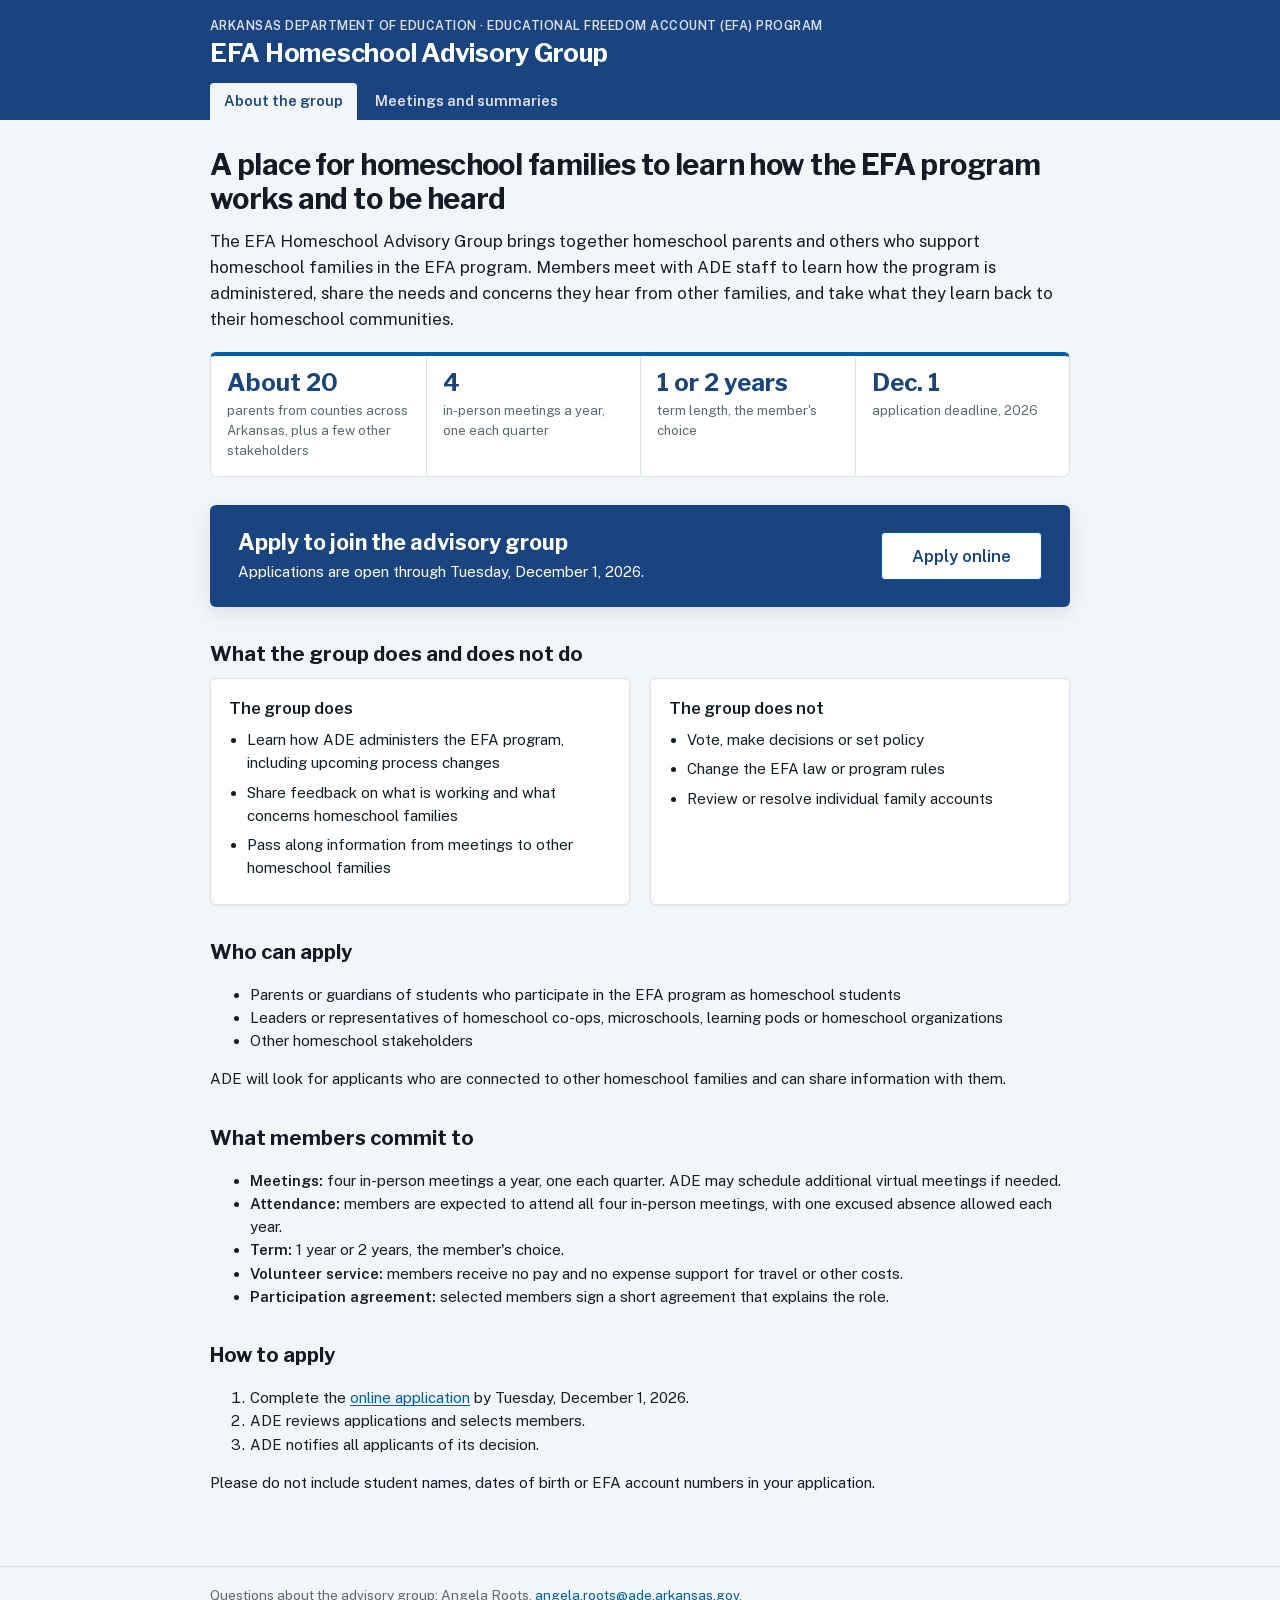
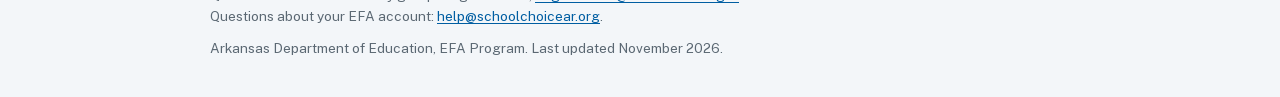
<file: index.html>
<!doctype html>
<html lang="en">
<head>
<meta charset="utf-8">
<meta name="viewport" content="width=device-width, initial-scale=1">
<title>About the group | EFA Homeschool Advisory Group</title>
<meta name="description" content="The Arkansas EFA Homeschool Advisory Group brings homeschool families and ADE together to share information and feedback about how the EFA program is administered.">
<link rel="stylesheet" href="style.css">
</head>
<body>
<a class="skip" href="#main">Skip to main content</a>
<header class="masthead">
  <div class="wrap">
    <p class="agency">Arkansas Department of Education &middot; Educational Freedom Account (EFA) Program</p>
    <p class="title">EFA Homeschool Advisory Group</p>
    <nav aria-label="Site">
      <a href="index.html" aria-current="page">About the group</a>
      <a href="meetings.html">Meetings and summaries</a>
      <!-- EDIT: to show the Members page, delete the comment markers around the next line. -->
      <!-- <a href="members.html">Members</a> -->
    </nav>
  </div>
</header>
<main id="main">
<div class="wrap">

<section>
  <h1>A place for homeschool families to learn how the EFA program works and to be heard</h1>
  <p class="lede">The EFA Homeschool Advisory Group brings together homeschool parents and others who support homeschool families in the EFA program. Members meet with ADE staff to learn how the program is administered, share the needs and concerns they hear from other families, and take what they learn back to their homeschool communities.</p>

  <div class="facts" role="list">
    <div role="listitem"><span class="v">About 20</span><span class="l">parents from counties across Arkansas, plus a few other stakeholders</span></div>
    <div role="listitem"><span class="v">4</span><span class="l">in-person meetings a year, one each quarter</span></div>
    <div role="listitem"><span class="v">1 or 2 years</span><span class="l">term length, the member's choice</span></div>
    <div role="listitem"><span class="v">Dec. 1</span><span class="l">application deadline, 2026</span></div>
  </div>

  <div class="apply" id="apply">
    <p><strong>Apply to join the advisory group</strong>Applications are open through Tuesday, December 1, 2026.</p>
    <!-- EDIT: link to the online application form -->
    <a class="btn" href="https://forms.gle/y9by8bHaph3KnJXz7">Apply online</a>
  </div>
</section>

<section>
  <h2>What the group does and does not do</h2>
  <div class="two-col">
    <div class="card">
      <h3>The group does</h3>
      <ul>
        <li>Learn how ADE administers the EFA program, including upcoming process changes</li>
        <li>Share feedback on what is working and what concerns homeschool families</li>
        <li>Pass along information from meetings to other homeschool families</li>
      </ul>
    </div>
    <div class="card">
      <h3>The group does not</h3>
      <ul>
        <li>Vote, make decisions or set policy</li>
        <li>Change the EFA law or program rules</li>
        <li>Review or resolve individual family accounts</li>
      </ul>
    </div>
  </div>
</section>

<section>
  <h2>Who can apply</h2>
  <ul>
    <li>Parents or guardians of students who participate in the EFA program as homeschool students</li>
    <li>Leaders or representatives of homeschool co-ops, microschools, learning pods or homeschool organizations</li>
    <li>Other homeschool stakeholders</li>
  </ul>
  <p>ADE will look for applicants who are connected to other homeschool families and can share information with them.</p>
</section>

<section>
  <h2>What members commit to</h2>
  <ul>
    <li><strong>Meetings:</strong> four in-person meetings a year, one each quarter. ADE may schedule additional virtual meetings if needed.</li>
    <li><strong>Attendance:</strong> members are expected to attend all four in-person meetings, with one excused absence allowed each year.</li>
    <li><strong>Term:</strong> 1 year or 2 years, the member's choice.</li>
    <li><strong>Volunteer service:</strong> members receive no pay and no expense support for travel or other costs.</li>
    <li><strong>Participation agreement:</strong> selected members sign a short agreement that explains the role.</li>
  </ul>
</section>

<section>
  <h2>How to apply</h2>
  <ol>
    <li>Complete the <a href="https://forms.gle/y9by8bHaph3KnJXz7">online application</a> by Tuesday, December 1, 2026.</li>
    <li>ADE reviews applications and selects members.</li>
    <!-- EDIT: add the notification date, or delete this line -->
    <li>ADE notifies all applicants of its decision.</li>
  </ol>
  <p>Please do not include student names, dates of birth or EFA account numbers in your application.</p>
</section>

</div>
</main>
<footer>
  <div class="wrap">
    <p>Questions about the advisory group: Angela Roots, <a href="mailto:angela.roots@ade.arkansas.gov">angela.roots@ade.arkansas.gov</a>.<br>
    Questions about your EFA account: <a href="mailto:help@schoolchoicear.org">help@schoolchoicear.org</a>.</p>
    <p>Arkansas Department of Education, EFA Program. <!-- EDIT: update this date when you change the site -->Last updated November 2026.</p>
  </div>
</footer>
</body>
</html>
</file>
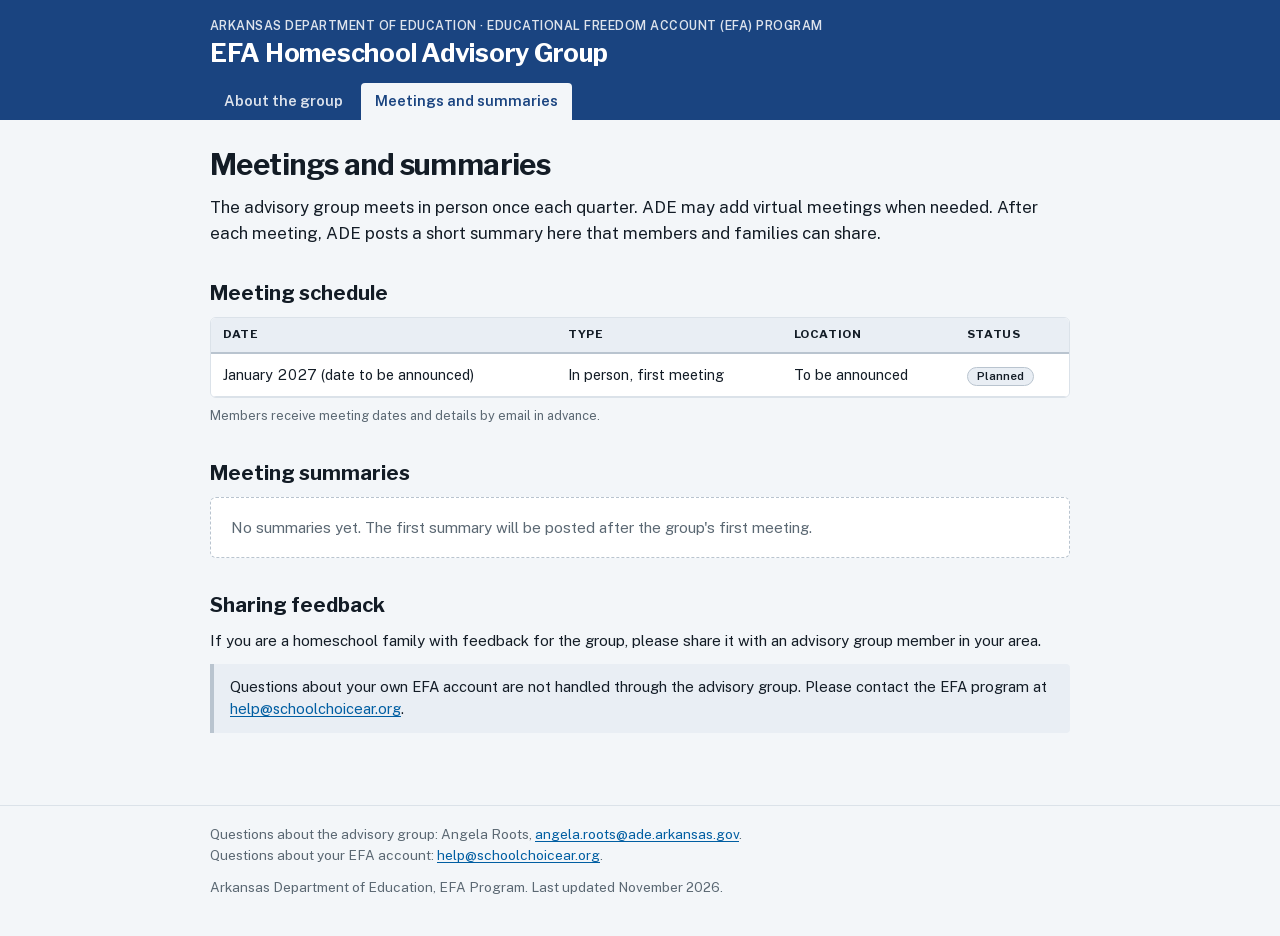
<file: meetings.html>
<!doctype html>
<html lang="en">
<head>
<meta charset="utf-8">
<meta name="viewport" content="width=device-width, initial-scale=1">
<title>Meetings and summaries | EFA Homeschool Advisory Group</title>
<meta name="description" content="The Arkansas EFA Homeschool Advisory Group brings homeschool families and ADE together to share information and feedback about how the EFA program is administered.">
<link rel="stylesheet" href="style.css">
</head>
<body>
<a class="skip" href="#main">Skip to main content</a>
<header class="masthead">
  <div class="wrap">
    <p class="agency">Arkansas Department of Education &middot; Educational Freedom Account (EFA) Program</p>
    <p class="title">EFA Homeschool Advisory Group</p>
    <nav aria-label="Site">
      <a href="index.html">About the group</a>
      <a href="meetings.html" aria-current="page">Meetings and summaries</a>
      <!-- EDIT: to show the Members page, delete the comment markers around the next line. -->
      <!-- <a href="members.html">Members</a> -->
    </nav>
  </div>
</header>
<main id="main">
<div class="wrap">

<section>
  <h1>Meetings and summaries</h1>
  <p class="lede">The advisory group meets in person once each quarter. ADE may add virtual meetings when needed. After each meeting, ADE posts a short summary here that members and families can share.</p>
</section>

<section>
  <h2>Meeting schedule</h2>
  <!-- EDIT: add one <tr> row per meeting, copying the row below (keep the data-label parts). Change "Planned" to "Confirmed" or "Held" as dates are set. -->
  <div class="table-wrap">
    <table>
      <thead>
        <tr><th>Date</th><th>Type</th><th>Location</th><th>Status</th></tr>
      </thead>
      <tbody>
        <tr><td data-label="Date">January 2027 (date to be announced)</td><td data-label="Type">In person, first meeting</td><td data-label="Location">To be announced</td><td data-label="Status"><span class="chip">Planned</span></td></tr>
      </tbody>
    </table>
  </div>
  <p class="caption" style="margin-top:8px">Members receive meeting dates and details by email in advance.</p>
</section>

<section>
  <h2>Meeting summaries</h2>
  <!-- EDIT: when a summary is ready, upload the PDF to the "summaries" folder, delete the <div class="empty"> block below, and add a list like this:
  <ul class="summaries">
    <li><strong>January 2027 meeting</strong><br>Topics: how the EFA program is administered; the upcoming application cycle; feedback from members' communities.<br><a href="summaries/2027-01-summary.pdf">Read the summary (PDF)</a></li>
  </ul>
  -->
  <div class="empty">No summaries yet. The first summary will be posted after the group's first meeting.</div>
</section>

<section>
  <h2>Sharing feedback</h2>
  <p>If you are a homeschool family with feedback for the group, please share it with an advisory group member in your area.</p>
  <p class="note">Questions about your own EFA account are not handled through the advisory group. Please contact the EFA program at <a href="mailto:help@schoolchoicear.org">help@schoolchoicear.org</a>.</p>
</section>

</div>
</main>
<footer>
  <div class="wrap">
    <p>Questions about the advisory group: Angela Roots, <a href="mailto:angela.roots@ade.arkansas.gov">angela.roots@ade.arkansas.gov</a>.<br>
    Questions about your EFA account: <a href="mailto:help@schoolchoicear.org">help@schoolchoicear.org</a>.</p>
    <p>Arkansas Department of Education, EFA Program. <!-- EDIT: update this date when you change the site -->Last updated November 2026.</p>
  </div>
</footer>
</body>
</html>
</file>
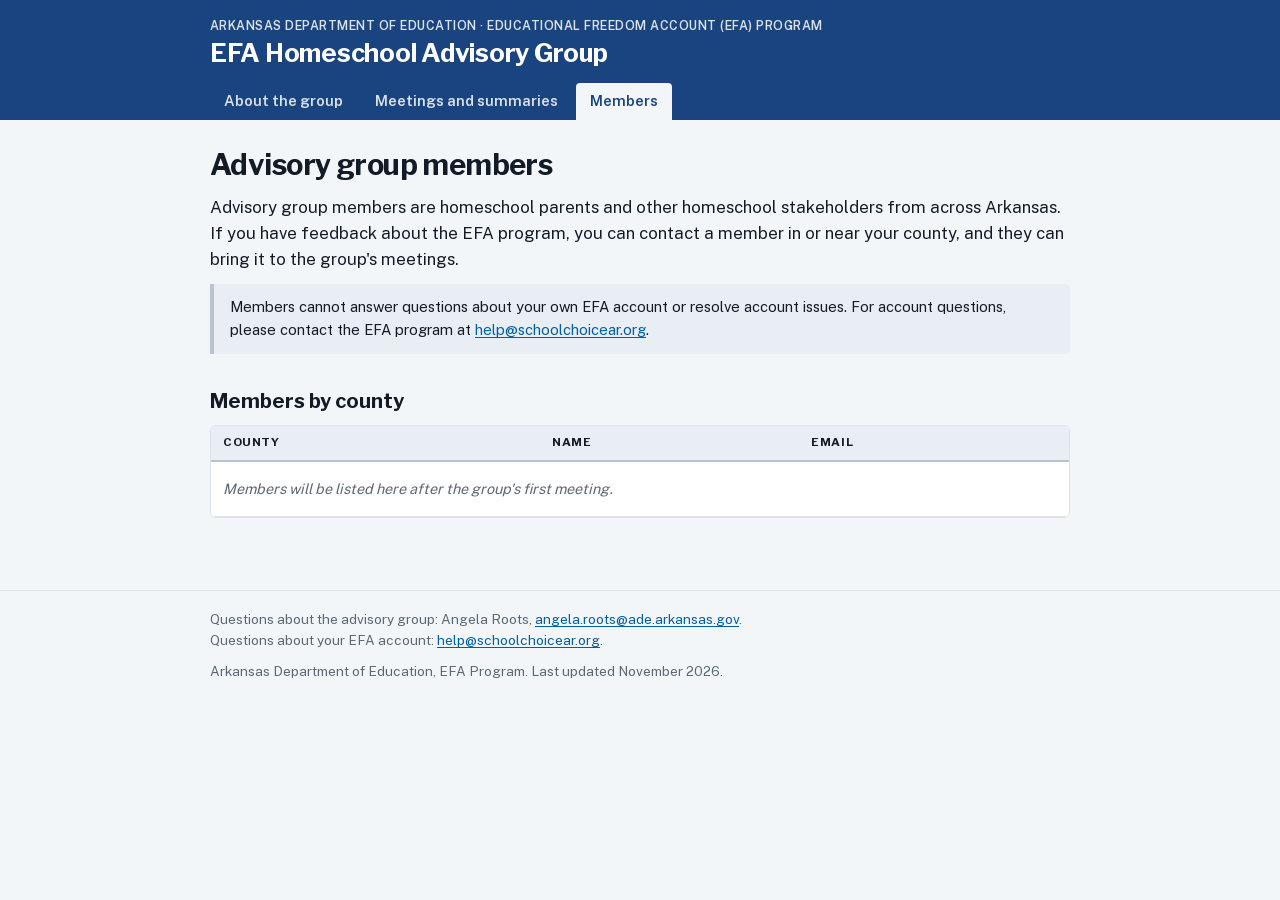
<file: members.html>
<!doctype html>
<html lang="en">
<head>
<meta charset="utf-8">
<!-- EDIT: delete the next line when you are ready to publish the member list -->
<meta name="robots" content="noindex">
<meta name="viewport" content="width=device-width, initial-scale=1">
<title>Members | EFA Homeschool Advisory Group</title>
<meta name="description" content="The Arkansas EFA Homeschool Advisory Group brings homeschool families and ADE together to share information and feedback about how the EFA program is administered.">
<link rel="stylesheet" href="style.css">
</head>
<body>
<a class="skip" href="#main">Skip to main content</a>
<header class="masthead">
  <div class="wrap">
    <p class="agency">Arkansas Department of Education &middot; Educational Freedom Account (EFA) Program</p>
    <p class="title">EFA Homeschool Advisory Group</p>
    <nav aria-label="Site">
      <a href="index.html">About the group</a>
      <a href="meetings.html">Meetings and summaries</a>
      <a href="members.html" aria-current="page">Members</a>
    </nav>
  </div>
</header>
<main id="main">
<div class="wrap">

<section>
  <h1>Advisory group members</h1>
  <p class="lede">Advisory group members are homeschool parents and other homeschool stakeholders from across Arkansas. If you have feedback about the EFA program, you can contact a member in or near your county, and they can bring it to the group's meetings.</p>
  <p class="note">Members cannot answer questions about your own EFA account or resolve account issues. For account questions, please contact the EFA program at <a href="mailto:help@schoolchoicear.org">help@schoolchoicear.org</a>.</p>
</section>

<section>
  <h2>Members by county</h2>
  <!-- EDIT: delete the "empty" row below, then add one row per member who agreed to be listed, sorted by county:
  <tr><td data-label="County">Pulaski</td><td data-label="Name">First Last</td><td data-label="Email"><a href="mailto:name@example.com">name@example.com</a></td></tr>
  For a member who chose not to share an email, write "Not listed" in the Email cell. -->
  <div class="table-wrap">
    <table>
      <thead>
        <tr><th>County</th><th>Name</th><th>Email</th></tr>
      </thead>
      <tbody>
        <tr class="empty-row"><td colspan="3">Members will be listed here after the group's first meeting.</td></tr>
      </tbody>
    </table>
  </div>
</section>

</div>
</main>
<footer>
  <div class="wrap">
    <p>Questions about the advisory group: Angela Roots, <a href="mailto:angela.roots@ade.arkansas.gov">angela.roots@ade.arkansas.gov</a>.<br>
    Questions about your EFA account: <a href="mailto:help@schoolchoicear.org">help@schoolchoicear.org</a>.</p>
    <p>Arkansas Department of Education, EFA Program. <!-- EDIT: update this date when you change the site -->Last updated November 2026.</p>
  </div>
</footer>
</body>
</html>
</file>
<file: style.css>
/* EFA Homeschool Advisory Group site styles. No need to edit. Fonts: SIL Open Font License. */
/*
 * Justinian theme: CIVIC — light, trustworthy. Public-facing pages, agency portals, service lookups.
 * Voice: a modern government service — clean federal blue, generous whitespace, plainspoken type.
 * Fonts to copy into the app's assets/fonts/:
 *   libre-franklin-600.woff2  libre-franklin-700.woff2  public-sans-400.woff2  public-sans-600.woff2
 * Link AFTER styles/tokens.css. Style only through these tokens.
 */
@font-face { font-family: "Libre Franklin"; src: url("[data-uri]") format("woff2"); font-weight: 600; font-style: normal; font-display: swap; }
@font-face { font-family: "Libre Franklin"; src: url("[data-uri]") format("woff2"); font-weight: 700; font-style: normal; font-display: swap; }
@font-face { font-family: "Public Sans"; src: url("[data-uri]") format("woff2"); font-weight: 400; font-style: normal; font-display: swap; }
@font-face { font-family: "Public Sans"; src: url("[data-uri]") format("woff2"); font-weight: 600; font-style: normal; font-display: swap; }

:root {
  --bg: #f3f6f9;
  --surface: #ffffff;
  --surface-2: #e9eef4;
  --text: #131c26;
  --muted: #5b6873;
  --border: #dbe2e9;
  --border-strong: #b9c4cf;
  --accent: #005ea2;          /* federal blue */
  --accent-contrast: #ffffff;
  --accent-2: #1a4480;        /* deep blue — active nav, visited emphasis */
  --ok: #2e8540;
  --warn: #93620a;
  --danger: #b50909;
  --chart-1: #005ea2; --chart-2: #e08a00; --chart-3: #2e8540;
  --chart-4: #6f42a8; --chart-5: #0f8b8d; --chart-6: #8a5a44;
  --radius: 6px; --radius-sm: 4px;
  --shadow-1: 0 1px 3px rgba(19, 28, 38, 0.08);
  --shadow-2: 0 6px 20px rgba(19, 28, 38, 0.10);
  --font-display: "Libre Franklin", "Helvetica Neue", Arial, sans-serif;
  --font-body: "Public Sans", -apple-system, "Segoe UI", Helvetica, Arial, sans-serif;
  --font-mono: ui-monospace, "SF Mono", Menlo, Consolas, monospace;
}

html { background: var(--bg); color-scheme: light; }
body { margin: 0; font: 400 15px/1.55 var(--font-body); color: var(--text); -webkit-font-smoothing: antialiased; }

h1, h2, h3 { font-family: var(--font-display); margin: 0 0 0.4em; }
h1 { font-size: 1.8rem; font-weight: 700; letter-spacing: -0.02em; line-height: 1.2; }
h2 { font-size: 1.25rem; font-weight: 700; }
h3 { font-size: 1rem; font-weight: 600; }
p { margin: 0 0 0.75em; }
small, .caption { font-size: 0.8rem; color: var(--muted); }
code, .mono, .num { font-family: var(--font-mono); font-variant-numeric: tabular-nums; }

a { color: var(--accent); text-decoration: underline; text-underline-offset: 2px; }
a:hover { color: var(--accent-2); }
::selection { background: color-mix(in srgb, var(--accent) 20%, transparent); }
:focus-visible { outline: 3px solid #7fb2d9; outline-offset: 1px; border-radius: var(--radius-sm); }

table { width: 100%; border-collapse: collapse; background: var(--surface); font-size: 0.9rem; font-variant-numeric: tabular-nums; }
th { position: sticky; top: 0; z-index: 1; background: var(--surface-2); text-align: left; padding: 10px 12px;
     font: 700 0.72rem/1.2 var(--font-display); text-transform: uppercase; letter-spacing: 0.05em; color: var(--text);
     border-bottom: 2px solid var(--border-strong); }
td { padding: 10px 12px; border-bottom: 1px solid var(--border); vertical-align: top; }
tbody tr:hover { background: color-mix(in srgb, var(--accent) 5%, transparent); }
th.num, td.num { text-align: right; }

button, .btn { font: 600 0.9rem/1 var(--font-body); color: var(--accent-contrast); background: var(--accent);
  border: 1px solid var(--accent); border-radius: var(--radius); padding: 9px 16px; cursor: pointer; }
button:hover, .btn:hover { background: var(--accent-2); }
.btn-secondary { color: var(--accent); background: var(--surface); border: 2px solid var(--accent); }
.btn-secondary:hover { background: color-mix(in srgb, var(--accent) 6%, var(--surface)); }
button:disabled { opacity: 0.5; cursor: default; }

input, select, textarea { font: 400 0.9rem/1.4 var(--font-body); color: var(--text); background: var(--surface);
  border: 1px solid var(--border-strong); border-radius: var(--radius-sm); padding: 8px 10px; }
input::placeholder, textarea::placeholder { color: var(--muted); }

.card { background: var(--surface); border: 1px solid var(--border); border-radius: var(--radius); box-shadow: var(--shadow-1); padding: 18px; }
.kpi .kpi-value { font: 700 2rem/1.1 var(--font-display); font-variant-numeric: tabular-nums; color: var(--accent-2); }
.kpi .kpi-label { font: 600 0.72rem/1.2 var(--font-body); text-transform: uppercase; letter-spacing: 0.06em; color: var(--muted); }

.chip { display: inline-block; font: 600 0.72rem/1 var(--font-body); padding: 3px 9px; border-radius: 999px;
  border: 1px solid var(--border-strong); background: var(--surface-2); color: var(--text); }
.chip-ok { color: var(--ok); border-color: color-mix(in srgb, var(--ok) 45%, transparent); background: color-mix(in srgb, var(--ok) 9%, transparent); }
.chip-warn { color: var(--warn); border-color: color-mix(in srgb, var(--warn) 45%, transparent); background: color-mix(in srgb, var(--warn) 9%, transparent); }
.chip-danger { color: var(--danger); border-color: color-mix(in srgb, var(--danger) 45%, transparent); background: color-mix(in srgb, var(--danger) 9%, transparent); }

@media print {
  html, body { background: #fff; color: #000; }
  nav, button, .btn, .no-print { display: none !important; }
  th { position: static; }
  a { color: #000; text-decoration: none; }
  .card { box-shadow: none; border: 1px solid #bbb; }
}
@media (prefers-reduced-motion: reduce) {
  *, *::before, *::after { animation-duration: 0.01ms !important; animation-iteration-count: 1 !important; transition-duration: 0.01ms !important; }
}

/* Site layout. Colors and fonts come from theme.css. */
.wrap { max-width: 860px; margin: 0 auto; padding: 0 20px; }
.skip { position: absolute; left: -999px; }
.skip:focus { left: 12px; top: 12px; background: var(--surface); padding: 8px 12px; z-index: 10; }

.masthead { background: var(--accent-2); color: var(--accent-contrast); }
.masthead .agency { font: 600 0.78rem/1.3 var(--font-body); letter-spacing: 0.04em; text-transform: uppercase; opacity: 0.85; padding-top: 18px; margin: 0; }
.masthead .title { font: 700 1.6rem/1.2 var(--font-display); letter-spacing: -0.01em; margin: 4px 0 14px; }
.masthead nav { display: flex; gap: 4px; flex-wrap: wrap; }
.masthead nav a { color: var(--accent-contrast); text-decoration: none; font: 600 0.92rem/1 var(--font-body);
  padding: 11px 14px; border-radius: var(--radius-sm) var(--radius-sm) 0 0; opacity: 0.85; }
.masthead nav a:hover { opacity: 1; background: color-mix(in srgb, var(--surface) 12%, transparent); }
.masthead nav a[aria-current="page"] { background: var(--bg); color: var(--accent-2); opacity: 1; }

main { padding: 28px 0 40px; }
section { margin-bottom: 32px; }
.lede { font-size: 1.05rem; }

/* Signature element: the commitment strip */
.facts { display: grid; grid-template-columns: repeat(4, 1fr); background: var(--surface);
  border: 1px solid var(--border); border-top: 4px solid var(--accent); border-radius: var(--radius); margin: 20px 0 28px; }
.facts div { padding: 14px 16px; border-left: 1px solid var(--border); }
.facts div:first-child { border-left: 0; }
.facts .v { display: block; font: 700 1.5rem/1.1 var(--font-display); color: var(--accent-2); font-variant-numeric: tabular-nums; }
.facts .l { display: block; font-size: 0.82rem; color: var(--muted); margin-top: 4px; }

.apply { display: flex; gap: 18px; align-items: center; justify-content: space-between; flex-wrap: wrap;
  background: var(--accent-2); color: var(--accent-contrast); border-radius: var(--radius); padding: 24px 28px; box-shadow: var(--shadow-2); }
.apply strong { display: block; font: 700 1.35rem/1.25 var(--font-display); margin-bottom: 4px; }
.apply p { margin: 0; }
.apply .btn { display: inline-block; text-decoration: none; padding: 15px 30px; font-size: 1.05rem; border-radius: var(--radius-sm);
  background: var(--surface); color: var(--accent-2); }
.apply .btn:hover { background: color-mix(in srgb, var(--accent) 12%, var(--surface)); color: var(--accent-2); }
.apply .btn:focus-visible { outline-color: var(--surface); }

.two-col { display: grid; grid-template-columns: 1fr 1fr; gap: 20px; }
.two-col ul, .plain ul { margin: 0; padding-left: 1.2em; }
.two-col li { margin-bottom: 6px; }

.note { border-left: 4px solid var(--border-strong); background: var(--surface-2); padding: 12px 16px; border-radius: 0 var(--radius-sm) var(--radius-sm) 0; font-size: 0.92rem; }

.table-wrap { overflow-x: auto; border: 1px solid var(--border); border-radius: var(--radius); }
.table-wrap table { min-width: 520px; }
.empty { background: var(--surface); border: 1px dashed var(--border-strong); border-radius: var(--radius); padding: 18px 20px; color: var(--muted); }
.summaries { list-style: none; padding: 0; margin: 0; }
.summaries li { background: var(--surface); border: 1px solid var(--border); border-radius: var(--radius); padding: 14px 18px; margin-bottom: 10px; }

footer { border-top: 1px solid var(--border); padding: 18px 0 28px; font-size: 0.85rem; color: var(--muted); }

@media (max-width: 700px) {
  .facts { grid-template-columns: 1fr 1fr; }
  .facts div:nth-child(3) { border-left: 0; }
  .facts div:nth-child(n+3) { border-top: 1px solid var(--border); }
  .two-col { grid-template-columns: 1fr; }
  .masthead .title { font-size: 1.3rem; }
}
@media print {
  .masthead nav, .skip, .apply .btn { display: none; }
  .masthead { background: none; color: #000; }
}
@media (max-width: 560px) {
  .table-wrap table { min-width: 0; }
  .table-wrap thead { display: none; }
  .table-wrap tr { display: block; border-bottom: 1px solid var(--border); padding: 6px 0; }
  .table-wrap td { display: grid; grid-template-columns: 6.5em 1fr; gap: 8px; border: 0; padding: 4px 14px; }
  .table-wrap td > .chip { justify-self: start; }
  .table-wrap td::before { content: attr(data-label); font-weight: 600; color: var(--muted); font-size: 0.82rem; }
}

.empty-row td { color: var(--muted); font-style: italic; padding: 16px 12px; }
@media (max-width: 560px) { .table-wrap tr.empty-row td { display: block; } .table-wrap tr.empty-row td::before { content: none; } }
</file>
